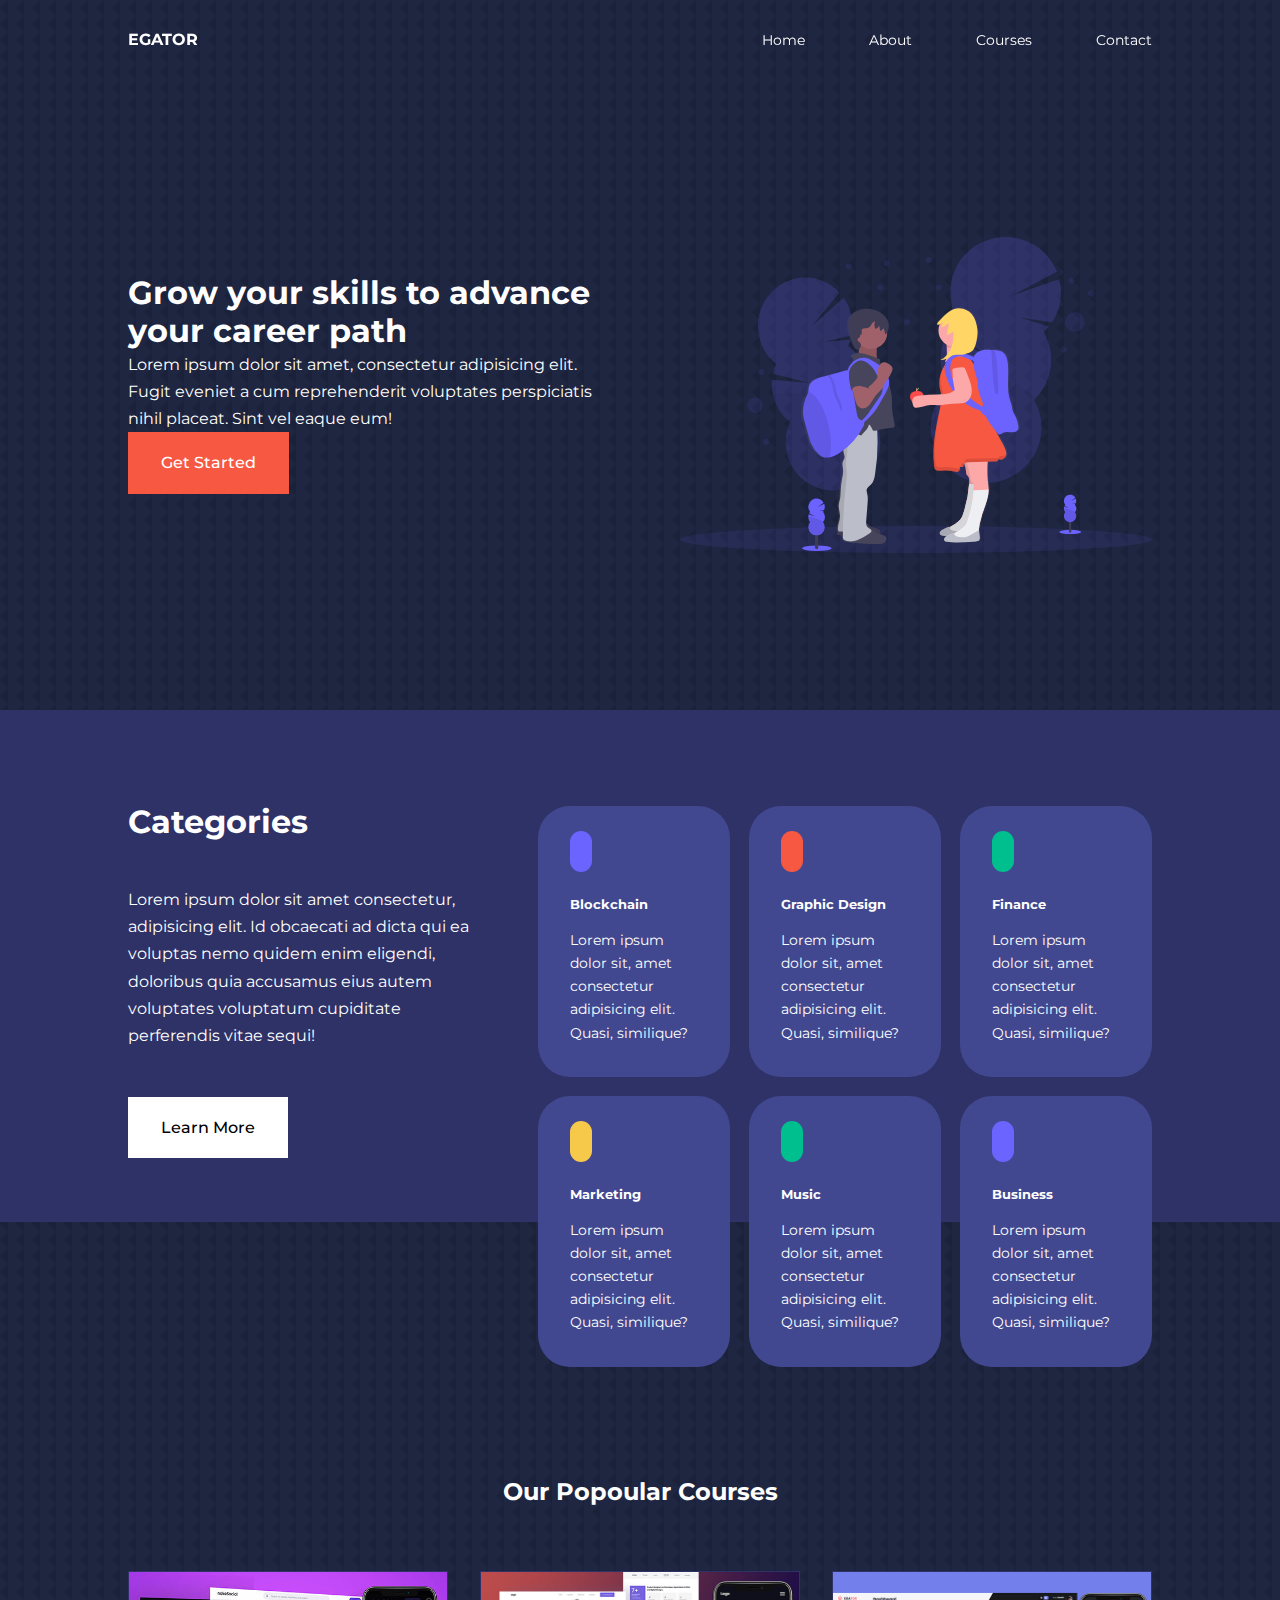
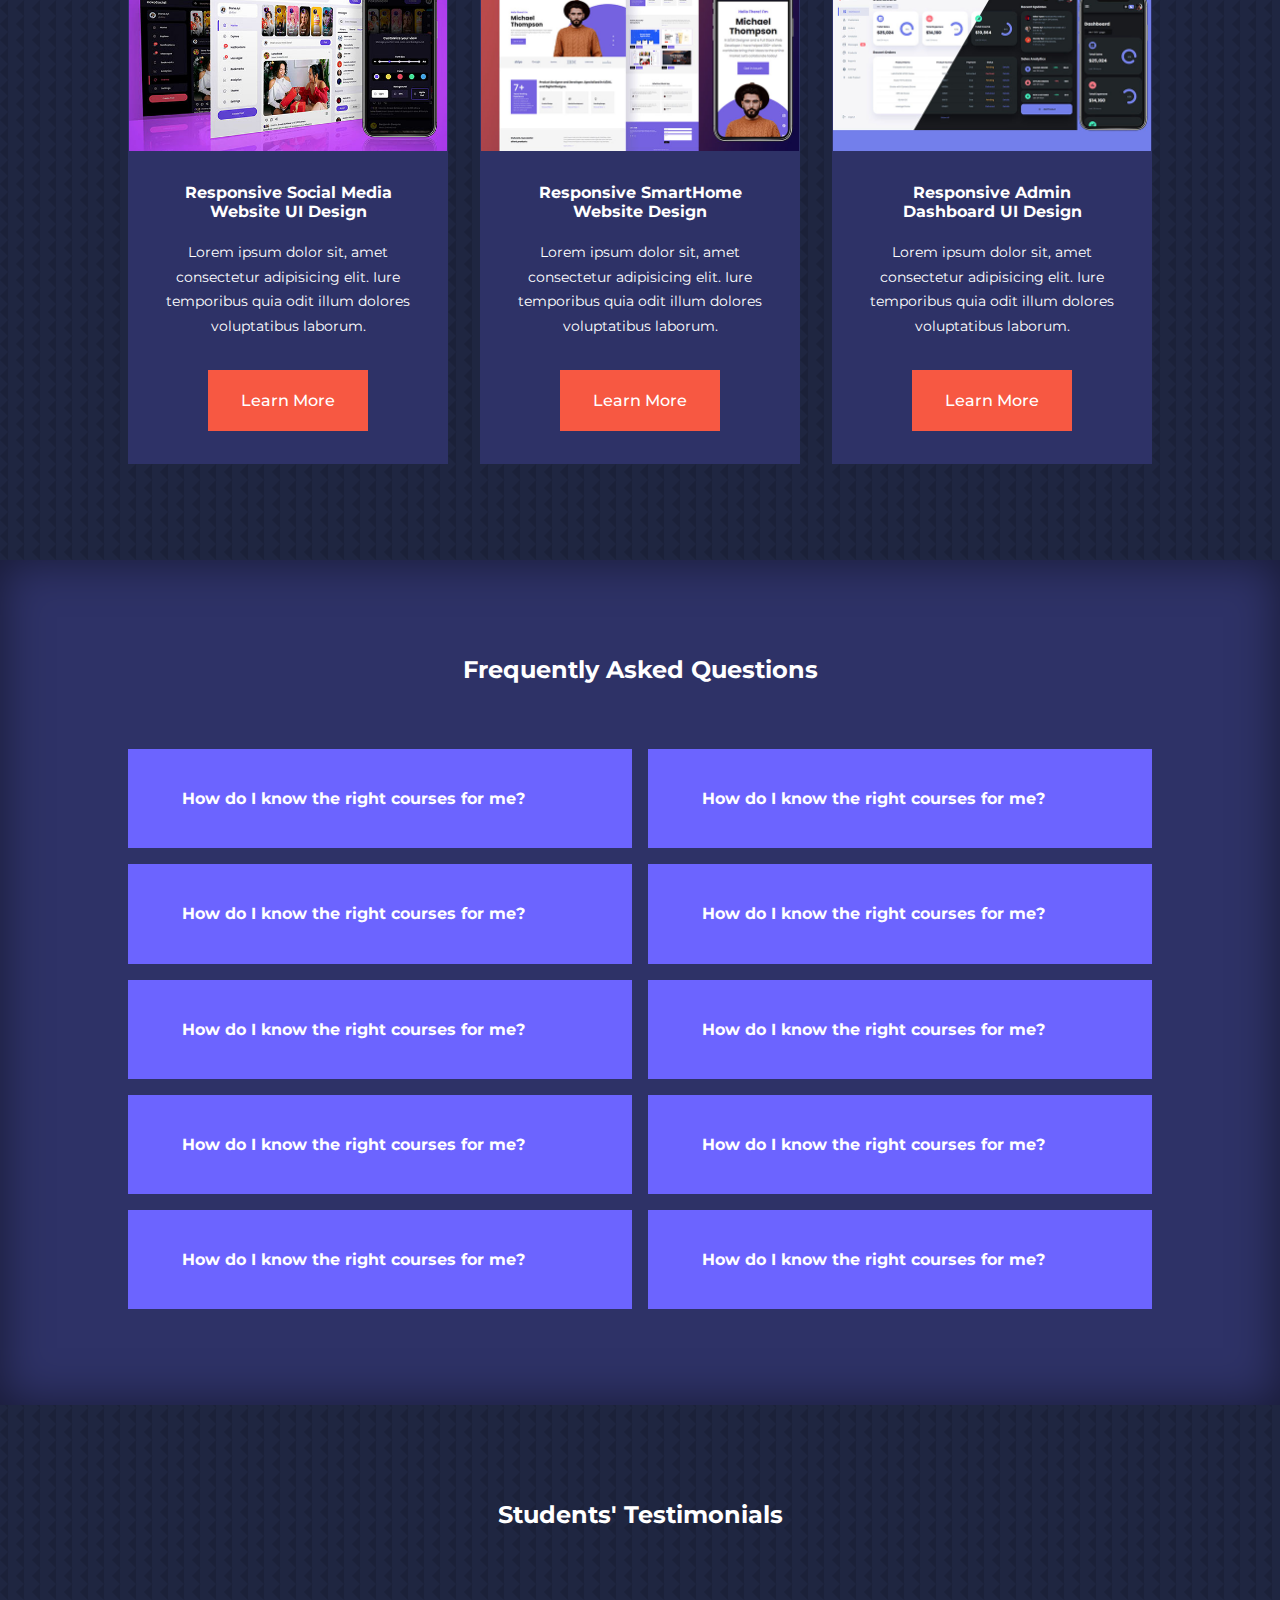
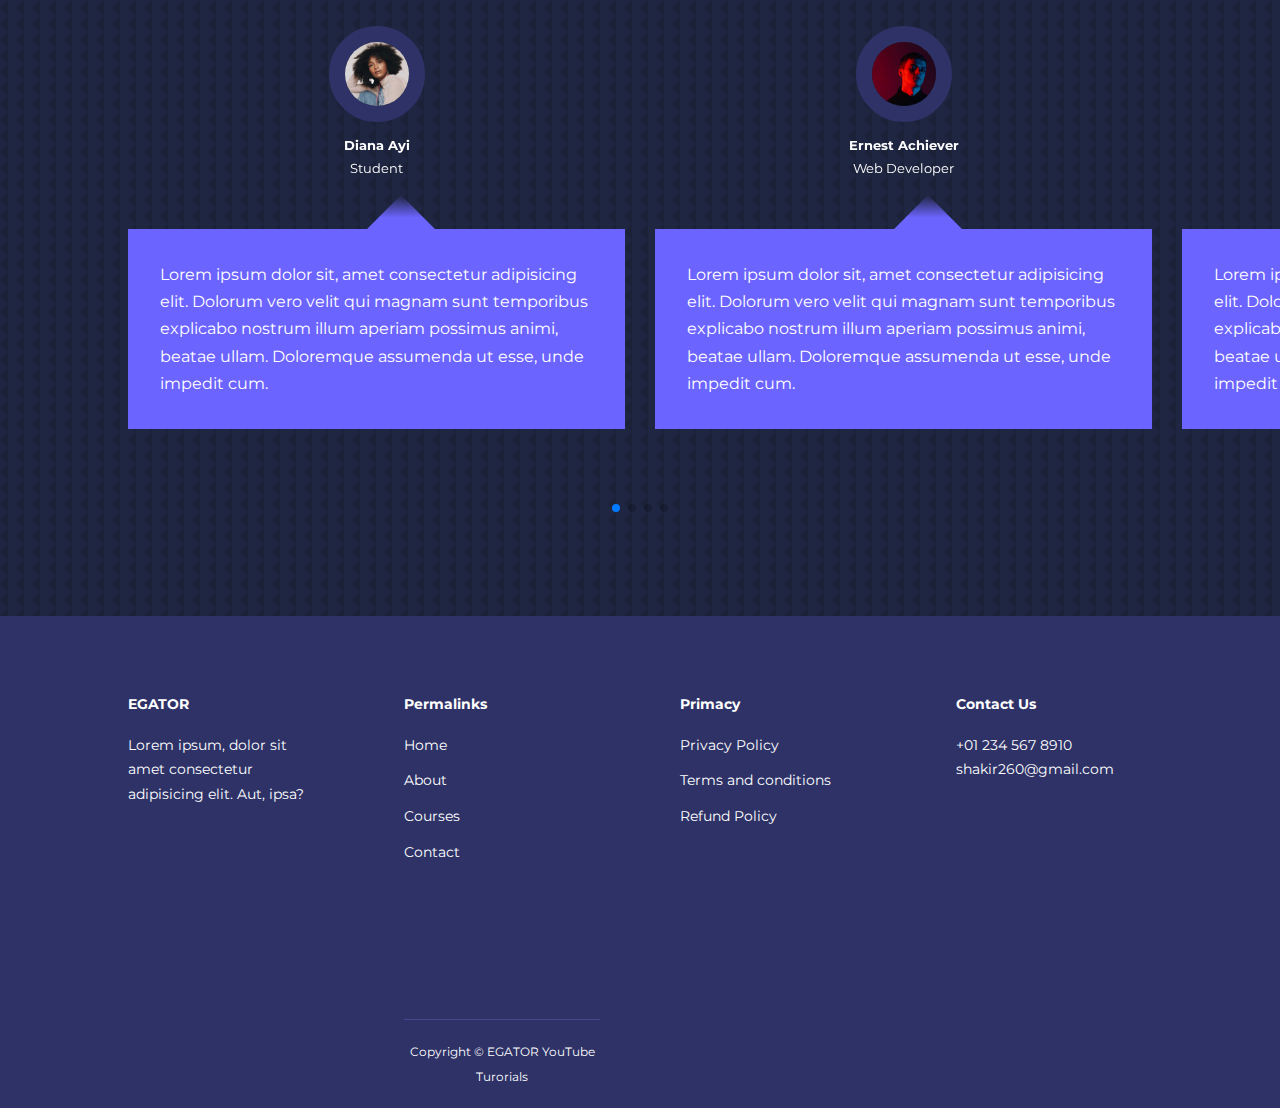
<file: index.html>
<!DOCTYPE html>
<html lang="en">
<head>
    <meta charset="UTF-8">
    <meta http-equiv="X-UA-Compatible" content="IE=edge">
    <meta name="viewport" content="width=device-width, initial-scale=1.0">
    <title>Responsive Multipage Education Website Using HTML,CSS & JavaScript </title>

    <!-- ICONSCOUT CDN -->
    <link rel="stylesheet" href="https://unicons.iconscout.com/release/v4.0.0/css/line.css">


    <!--GOOGLE FONTS (MONTESERRAT)-->
    <link rel="preconnect" href="https://fonts.googleapis.com">
    <link rel="preconnect" href="https://fonts.gstatic.com" crossorigin>
    <link href="https://fonts.googleapis.com/css2?family=Montserrat:wght@300;400;500;600;700;800;900&display=swap" rel="stylesheet">


    <!--SWIPER JS-->
<link
rel="stylesheet"
href="https://cdn.jsdelivr.net/npm/swiper/swiper-bundle.min.css"
/>


    <link rel="stylesheet" href="./css/style.css">
    <style>
        body{
            background-image: url("./images/bg-texture.png");
        }
    </style>
</head>
<body>
    <nav>
        <div class="container nav__container">
            <a href="index.html"><h4>EGATOR</h4></a>
            <ul class="nav__menu">
                <li><a href="index.html">Home</a></li>
                <li><a href="about.html">About</a></li>
                <li><a href="courses.html">Courses</a></li>
                <li><a href="contact.html">Contact</a></li>
            </ul>
            <button id="open-menu-btn"><i class="uil uil-bars"></i></button>
            <button id="close-menu-btn"><i class="uil uil-multiply"></i></button>


        </div>
    </nav>
    

<!--==========================END OF NAVBAR=================-->







<header>
    <div class="container header__container">
        <div class="header__left">
            <h1>Grow your skills to advance your career path</h1>
            <p>
                Lorem ipsum dolor sit amet, consectetur adipisicing elit. Fugit eveniet a cum reprehenderit voluptates perspiciatis nihil placeat. Sint vel eaque eum!
            </p>


            <a href="courses.html" class="btn btn-primary">Get Started</a>
        </div>

        <div class="header__right">
            <div class="header__right-image">
                <img src="./images/header.svg" >
            </div>
        </div>
    </div>


</header>
<!--==========END OF HEADER==========-->

<section class="categories">
    <div class="container categories__container">
        <div class="categories__left">
            <h1>Categories</h1>
            <p>
                Lorem ipsum dolor sit amet consectetur, adipisicing elit. Id obcaecati ad dicta qui ea voluptas nemo quidem enim eligendi, doloribus quia accusamus eius autem voluptates voluptatum cupiditate perferendis vitae sequi!
            </p>
            <a href="#" class="btn">Learn More</a>
        </div>

        <div class="categories__right">
            <article class="category">
                <span class="category__icon"><i class="uil uil-bitcoin-circle"></i></span>
                <h5>Blockchain</h5>
                <p>Lorem ipsum dolor sit, amet consectetur adipisicing elit. Quasi, similique?</p>
            </article>

            <article class="category">
                <span class="category__icon"><i class="uil uil-palette"></i></span>
                <h5>Graphic Design</h5>
                <p>Lorem ipsum dolor sit, amet consectetur adipisicing elit. Quasi, similique?</p>
            </article>

            <article class="category">
                <span class="category__icon"><i class="uil uil-usd-circle"></i></span>
                <h5>Finance</h5>
                <p>Lorem ipsum dolor sit, amet consectetur adipisicing elit. Quasi, similique?</p>
            </article>

            <article class="category">
                <span class="category__icon"><i class="uil uil-megaphone"></i></span>
                <h5>Marketing</h5>
                <p>Lorem ipsum dolor sit, amet consectetur adipisicing elit. Quasi, similique?</p>
            </article>

            <article class="category">
                <span class="category__icon"><i class="uil uil-music"></i></span>
                <h5>Music</h5>
                <p>Lorem ipsum dolor sit, amet consectetur adipisicing elit. Quasi, similique?</p>
            </article>

            <article class="category">
                <span class="category__icon"><i class="uil uil-puzzle-piece"></i></span>
                <h5>Business</h5>
                <p>Lorem ipsum dolor sit, amet consectetur adipisicing elit. Quasi, similique?</p>
            </article>
        </div>
    </div>
</section>
<!--==================END OF CATEGORIES=================-->






<section class="courses">
    <h2>Our Popoular Courses</h2>
     <div class="container courses__container">
        <article class="course">
            <div class="course__image">
                <img src="./images/course1.jpg">
            </div>

            <div class="course__info">
                <h4>Responsive Social Media Website UI Design</h4>
            <p>
                Lorem ipsum dolor sit, amet consectetur adipisicing elit. Iure temporibus quia odit illum dolores voluptatibus laborum.
            </p>
                 <a href="course.html" class="btn btn-primary">Learn More</a>
            </div>
        </article>

        <article class="course">
            <div class="course__image">
                <img src="./images/course2.jpg">
            </div>

            <div class="course__info">
                <h4>Responsive SmartHome Website Design</h4>
            <p>
                Lorem ipsum dolor sit, amet consectetur adipisicing elit. Iure temporibus quia odit illum dolores voluptatibus laborum.
            </p>

            <a href="course.html" class="btn btn-primary">Learn More</a>
            </div>
            
        </article>

        <article class="course">
            <div class="course__image">
                <img src="./images/course3.jpg">
            </div>
        <div class="course__info">
            <h4>Responsive Admin Dashboard UI Design</h4>
            <p>
                Lorem ipsum dolor sit, amet consectetur adipisicing elit. Iure temporibus quia odit illum dolores voluptatibus laborum.
            </p>

            <a href="course.html" class="btn btn-primary">Learn More</a>
            </div>
        </article>
    </div>

</section>
<!--==================END OF COURSES=================-->



<section class="faqs">
    <h2>Frequently Asked Questions</h2>
    <div class="container faqs__container">
        <article class="faq">
            <div class="faq__icon"><i class="uil uil-plus"></i></div>
            <div class="question__answer">
                <h4>How do I know the right courses for me?</h4>
                <p>
                    Lorem ipsum dolor sit amet consectetur adipisicing elit. Rem repellat non quasi vitae suscipit laudantium ipsam, autem ut architecto placeat, repudiandae consectetur temporibus quaerat blanditiis ratione dignissimos aperiam. Quis, alias.
                </p>
            </div>
        </article>

        <article class="faq">
            <div class="faq__icon"><i class="uil uil-plus"></i></div>
            <div class="question__answer">
                <h4>How do I know the right courses for me?</h4>
                <p>
                    Lorem ipsum dolor sit amet consectetur adipisicing elit. Rem repellat non quasi vitae suscipit laudantium ipsam, autem ut architecto placeat, repudiandae consectetur temporibus quaerat blanditiis ratione dignissimos aperiam. Quis, alias.
                </p>
            </div>
        </article>

        <article class="faq">
            <div class="faq__icon"><i class="uil uil-plus"></i></div>
            <div class="question__answer">
                <h4>How do I know the right courses for me?</h4>
                <p>
                    Lorem ipsum dolor sit amet consectetur adipisicing elit. Rem repellat non quasi vitae suscipit laudantium ipsam, autem ut architecto placeat, repudiandae consectetur temporibus quaerat blanditiis ratione dignissimos aperiam. Quis, alias.
                </p>
            </div>
        </article>

        <article class="faq">
            <div class="faq__icon"><i class="uil uil-plus"></i></div>
            <div class="question__answer">
                <h4>How do I know the right courses for me?</h4>
                <p>
                    Lorem ipsum dolor sit amet consectetur adipisicing elit. Rem repellat non quasi vitae suscipit laudantium ipsam, autem ut architecto placeat, repudiandae consectetur temporibus quaerat blanditiis ratione dignissimos aperiam. Quis, alias.
                </p>
            </div>
        </article>

        <article class="faq">
            <div class="faq__icon"><i class="uil uil-plus"></i></div>
            <div class="question__answer">
                <h4>How do I know the right courses for me?</h4>
                <p>
                    Lorem ipsum dolor sit amet consectetur adipisicing elit. Rem repellat non quasi vitae suscipit laudantium ipsam, autem ut architecto placeat, repudiandae consectetur temporibus quaerat blanditiis ratione dignissimos aperiam. Quis, alias.
                </p>
            </div>
        </article>

        <article class="faq">
            <div class="faq__icon"><i class="uil uil-plus"></i></div>
            <div class="question__answer">
                <h4>How do I know the right courses for me?</h4>
                <p>
                    Lorem ipsum dolor sit amet consectetur adipisicing elit. Rem repellat non quasi vitae suscipit laudantium ipsam, autem ut architecto placeat, repudiandae consectetur temporibus quaerat blanditiis ratione dignissimos aperiam. Quis, alias.
                </p>
            </div>
        </article>

        <article class="faq">
            <div class="faq__icon"><i class="uil uil-plus"></i></div>
            <div class="question__answer">
                <h4>How do I know the right courses for me?</h4>
                <p>
                    Lorem ipsum dolor sit amet consectetur adipisicing elit. Rem repellat non quasi vitae suscipit laudantium ipsam, autem ut architecto placeat, repudiandae consectetur temporibus quaerat blanditiis ratione dignissimos aperiam. Quis, alias.
                </p>
            </div>
        </article>


        <article class="faq">
            <div class="faq__icon"><i class="uil uil-plus"></i></div>
            <div class="question__answer">
                <h4>How do I know the right courses for me?</h4>
                <p>
                    Lorem ipsum dolor sit amet consectetur adipisicing elit. Rem repellat non quasi vitae suscipit laudantium ipsam, autem ut architecto placeat, repudiandae consectetur temporibus quaerat blanditiis ratione dignissimos aperiam. Quis, alias.
                </p>
            </div>
        </article>


        <article class="faq">
            <div class="faq__icon"><i class="uil uil-plus"></i></div>
            <div class="question__answer">
                <h4>How do I know the right courses for me?</h4>
                <p>
                    Lorem ipsum dolor sit amet consectetur adipisicing elit. Rem repellat non quasi vitae suscipit laudantium ipsam, autem ut architecto placeat, repudiandae consectetur temporibus quaerat blanditiis ratione dignissimos aperiam. Quis, alias.
                </p>
            </div>
        </article>


        <article class="faq">
            <div class="faq__icon"><i class="uil uil-plus"></i></div>
            <div class="question__answer">
                <h4>How do I know the right courses for me?</h4>
                <p>
                    Lorem ipsum dolor sit amet consectetur adipisicing elit. Rem repellat non quasi vitae suscipit laudantium ipsam, autem ut architecto placeat, repudiandae consectetur temporibus quaerat blanditiis ratione dignissimos aperiam. Quis, alias.
                </p>
            </div>
        </article>
    </div>


</section>

<!--==================END OF FAQ=================-->





<section class="container testimonials__container mySwiper">
    <h2>Students' Testimonials</h2>
    <div class="swiper-wrapper">
        <article class="testimonial swiper-slide">
            <div class="avatar">
                <img src="./images/avatar1.jpg" alt="">
            </div>
            <div class="testimonial__info">
                <h5>Diana Ayi</h5>
                <small>Student</small>
            </div>
            <div class="testimonial__body">
                <p>
                    Lorem ipsum dolor sit, amet consectetur adipisicing elit. Dolorum vero velit qui magnam sunt temporibus explicabo nostrum illum aperiam possimus animi, beatae ullam. Doloremque assumenda ut esse, unde impedit cum.
                </p>
            </div>
        </article>

        <article class="testimonial swiper-slide">
            <div class="avatar">
                <img src="./images/avatar2.jpg" alt="">
            </div>
            <div class="testimonial__info">
                <h5>Ernest Achiever</h5>
                <small>Web Developer</small>
            </div>
            <div class="testimonial__body">
                <p>
                    Lorem ipsum dolor sit, amet consectetur adipisicing elit. Dolorum vero velit qui magnam sunt temporibus explicabo nostrum illum aperiam possimus animi, beatae ullam. Doloremque assumenda ut esse, unde impedit cum.
                </p>
            </div>
        </article>

        <article class="testimonial swiper-slide">
            <div class="avatar">
                <img src="./images/avatar3.jpg" alt="">
            </div>
            <div class="testimonial__info">
                <h5>Edem Quist</h5>
                <small>Student</small>
            </div>
            <div class="testimonial__body">
                <p>
                    Lorem ipsum dolor sit, amet consectetur adipisicing elit. Dolorum vero velit qui magnam sunt temporibus explicabo nostrum illum aperiam possimus animi, beatae ullam. Doloremque assumenda ut esse, unde impedit cum.
                </p>
            </div>
        </article>

        <article class="testimonial swiper-slide">
            <div class="avatar">
                <img src="./images/avatar4.jpg" alt="">
            </div>
            <div class="testimonial__info">
                <h5>Hajia Bintu </h5>
                <small>Student</small>
            </div>
            <div class="testimonial__body">
                <p>
                    Lorem ipsum dolor sit, amet consectetur adipisicing elit. Dolorum vero velit qui magnam sunt temporibus explicabo nostrum illum aperiam possimus animi, beatae ullam. Doloremque assumenda ut esse, unde impedit cum.
                </p>
            </div>
        </article>


        <article class="testimonial swiper-slide">
            <div class="avatar">
                <img src="./images/avatar5.jpg" alt="">
            </div>
            <div class="testimonial__info">
                <h5>Jane Doe</h5>
                <small>Student</small>
            </div>
            <div class="testimonial__body">
                <p>
                    Lorem ipsum dolor sit, amet consectetur adipisicing elit. Dolorum vero velit qui magnam sunt temporibus explicabo nostrum illum aperiam possimus animi, beatae ullam. Doloremque assumenda ut esse, unde impedit cum.
                </p>
                
            </div>
            
        </article>
        
    </div>
    <div class="swiperr-pagination"></div>
</section>
<!--==================END OF TESTIMONIALS=================-->







<footer>
    <div class="container footer__container">
       <div class="footer__1">
        <a href="index.html" class="footer__logo"><h4>EGATOR</h4></a>
        <p>
            Lorem ipsum, dolor sit amet consectetur adipisicing elit. Aut, ipsa?
        </p>
       </div> 

<div class="footer__2">
    <h4>Permalinks</h4>
       <ul class="Permalinks">
        <li><a href="index.html">Home</a></li>
        <li><a href="about.html">About</a></li>
        <li><a href="courses.html">Courses</a></li>
        <li><a href="contact.html">Contact</a></li>
    </ul>
</div>


<div class="footer__3">
    <h4>Primacy</h4>
       <ul class="privacy">
        <li><a href="#">Privacy Policy</a></li>
        <li><a href="#">Terms and conditions</a></li>
        <li><a href="#">Refund Policy</a></li>
    </ul>
</div>

<div class="footer__4">
    <h4>Contact Us</h4>
    <div>
        <p>+01 234 567 8910</p>
        <p>shakir260@gmail.com</p>
    </div>
</div>



<ul class="footer__socials">
        <li><a href="#"><i class="uil uil-facebook-f"></i></a></li>
        <li><a href="#"><i class="uil uil-instagram-alt"></i></a></li>
        <li><a href="#"><i class="uil uil-twitter"></i></a></li>
        <li><a href="#"><i class="uil uil-linkedin-alt"></i></a></li>
       
    </ul>


    <div class="footer__copyright">
        <small>Copyright &copy; EGATOR YouTube Turorials
        </small>
    </div>

    </div>
</footer>


<!--==================END OF FOOTER=================-->























<script src="https://cdn.jsdelivr.net/npm/swiper@8/swiper-bundle.min.js"></script>
<script src="./main.js">
</script>

<script>
     var swiper = new Swiper(".mySwiper", {
        slidesPerView: 1,
        spaceBetween: 30,
        pagination: {
          el: ".swiperr-pagination",
          clickable: true,
          
        },

        //when window width is >= 600px
            breakpoints: {
                600: {
                    slidesPerView: 2,
                }
            }
      });
</script>

</body>
</html>
</file>
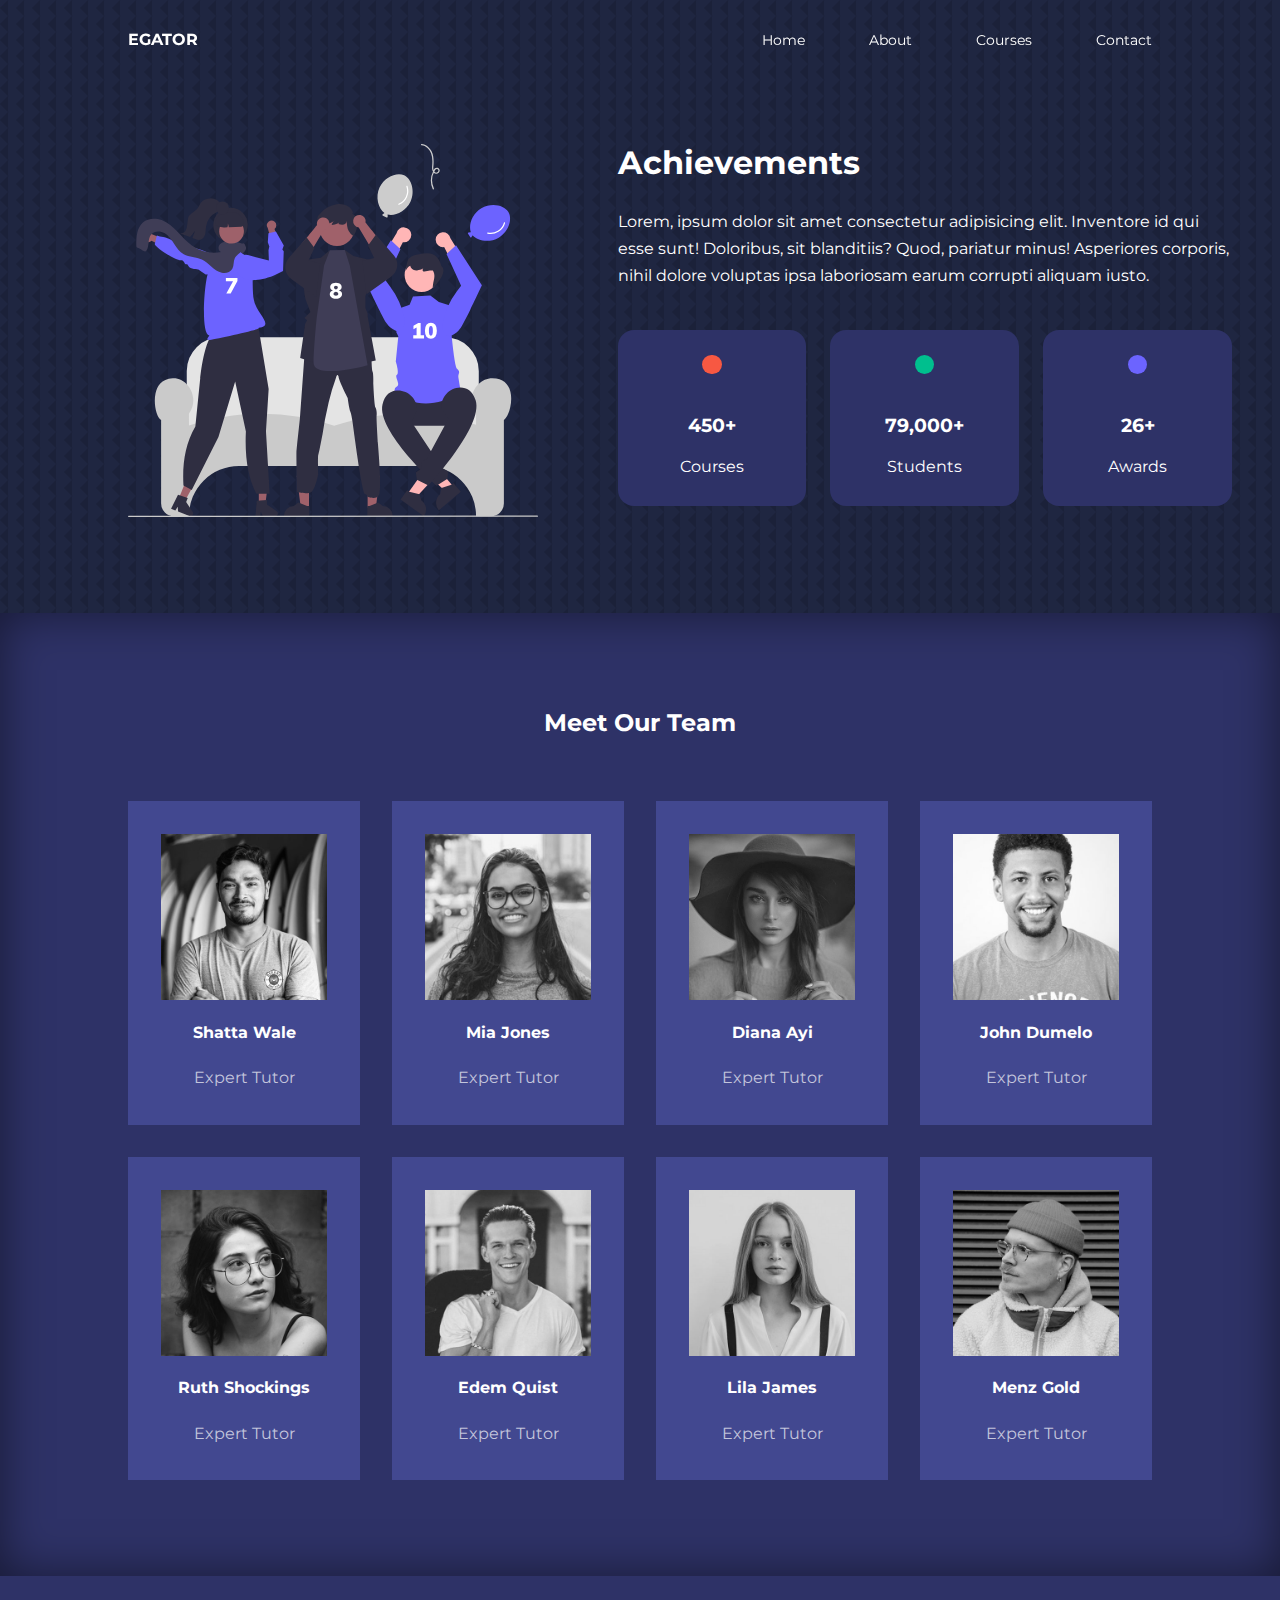
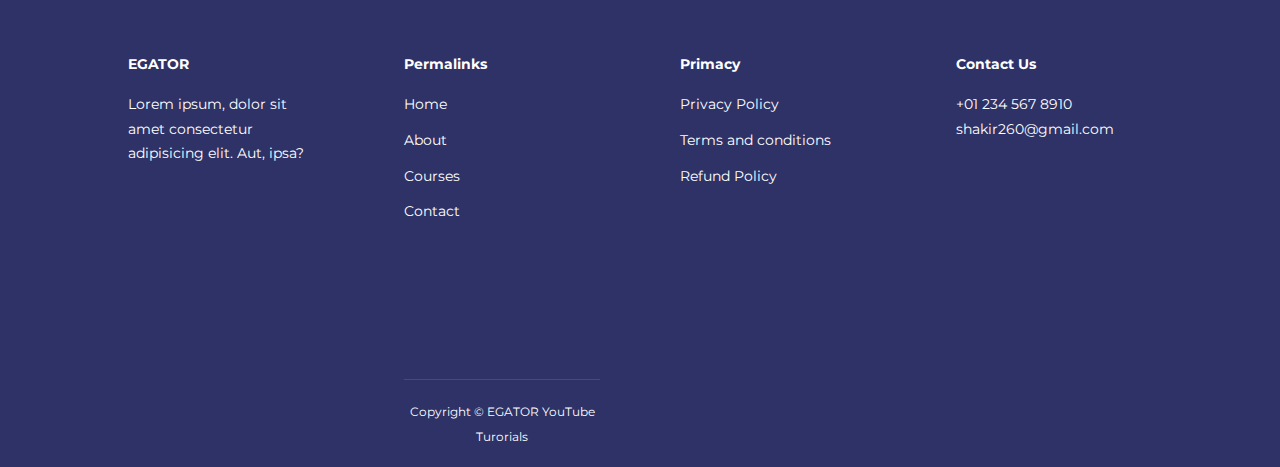
<file: about.html>
<!DOCTYPE html>
<html lang="en">
<head>
    <meta charset="UTF-8">
    <meta http-equiv="X-UA-Compatible" content="IE=edge">
    <meta name="viewport" content="width=device-width, initial-scale=1.0">
    <title>Responsive Multipage Education Website Using HTML,CSS & JavaScript </title>

    <!-- ICONSCOUT CDN -->
    <link rel="stylesheet" href="https://unicons.iconscout.com/release/v4.0.0/css/line.css">


    <!--GOOGLE FONTS (MONTESERRAT)-->
    <link rel="preconnect" href="https://fonts.googleapis.com">
    <link rel="preconnect" href="https://fonts.gstatic.com" crossorigin>
    <link href="https://fonts.googleapis.com/css2?family=Montserrat:wght@300;400;500;600;700;800;900&display=swap" rel="stylesheet">



    <link rel="stylesheet" href="./css/style.css">
    <link rel="stylesheet" href="./css/about.css">
    <style>
        body{
            background-image: url("./images/bg-texture.png");
        }
    </style>
</head>
<body>
    <nav>
        <div class="container nav__container">
            <a href="index.html"><h4>EGATOR</h4></a>
            <ul class="nav__menu">
                <li><a href="index.html">Home</a></li>
                <li><a href="about.html">About</a></li>
                <li><a href="courses.html">Courses</a></li>
                <li><a href="contact.html">Contact</a></li>
            </ul>
            <button id="open-menu-btn"><i class="uil uil-bars"></i></button>
            <button id="close-menu-btn"><i class="uil uil-multiply"></i></button>


        </div>
    </nav>

<!--==========================END OF NAVBAR=================-->




<section class="about__achievements">
    <div class="container about__achievements-container">
        <div class="about__achievements-left">
            <img src="./images/about achievements.svg">
        </div>


        <div class="about__achievements-right">
            <h1>Achievements</h1>
            <p>
                Lorem, ipsum dolor sit amet consectetur adipisicing elit. Inventore id qui esse sunt! Doloribus, sit blanditiis? Quod, pariatur minus! Asperiores corporis, nihil dolore voluptas ipsa laboriosam earum corrupti aliquam iusto.
            </p>
            <div class="achievements__cards">
                <article class="achievement__card">
                    <span class="achievement__icon">
                        <i class="uil uil-video"></i>
                    </span>
                    <h3>450+</h3>
                    <p>Courses</p>
                </article>



                <article class="achievement__card">
                    <span class="achievement__icon">
                        <i class="uil uil-users-alt"></i>
                    </span>
                    <h3>79,000+</h3>
                    <p>Students</p>
                </article>


                <article class="achievement__card">
                    <span class="achievement__icon">
                        <i class="uil uil-trophy"></i>
                    </span>
                    <h3>26+</h3>
                    <p>Awards</p>
                </article>
            </div>
        </div>
    </div>
</section>




<!--==========================END OF ACHIEVEMENTS=================-->






<section class="team">
    <h2>Meet Our Team</h2>
    <div class="container team__container">
        <article class="team__member">
            <div class="team__member-image">
                <img src="./images/tm1.jpg">
            </div>
            <div class="team__member-info">
                <h4>Shatta Wale</h4>
                <p>Expert Tutor</p>
            </div>
            <div class="team__member-socials">
                <a href="https://instagram.com"> <i class="uil uil-instagram"></i> </a>
                <a href="https://twitter.com"> <i class="uil uil-twitter-alt"></i> </a>
                <a href="https://linkedin.com"> <i class="uil uil-linkedin-alt"></i> </a>
            </div>
        </article>

        <article class="team__member">
            <div class="team__member-image">
                <img src="./images/tm2.jpg">
            </div>
            <div class="team__member-info">
                <h4>Mia Jones</h4>
                <p>Expert Tutor</p>
            </div>
            <div class="team__member-socials">
                <a href="https://instagram.com"> <i class="uil uil-instagram"></i> </a>
                <a href="https://twitter.com"> <i class="uil uil-twitter-alt"></i> </a>
                <a href="https://linkedin.com"> <i class="uil uil-linkedin-alt"></i> </a>
            </div>
        </article>

        <article class="team__member">
            <div class="team__member-image">
                <img src="./images/tm3.jpg">
            </div>
            <div class="team__member-info">
                <h4>Diana Ayi</h4>
                <p>Expert Tutor</p>
            </div>
            <div class="team__member-socials">
                <a href="https://instagram.com"> <i class="uil uil-instagram"></i> </a>
                <a href="https://twitter.com"> <i class="uil uil-twitter-alt"></i> </a>
                <a href="https://linkedin.com"> <i class="uil uil-linkedin-alt"></i> </a>
            </div>
        </article>


        <article class="team__member">
            <div class="team__member-image">
                <img src="./images/tm4.jpg">
            </div>
            <div class="team__member-info">
                <h4>John Dumelo</h4>
                <p>Expert Tutor</p>
            </div>
            <div class="team__member-socials">
                <a href="https://instagram.com"> <i class="uil uil-instagram"></i> </a>
                <a href="https://twitter.com"> <i class="uil uil-twitter-alt"></i> </a>
                <a href="https://linkedin.com"> <i class="uil uil-linkedin-alt"></i> </a>
            </div>
        </article>


        <article class="team__member">
            <div class="team__member-image">
                <img src="./images/tm5.jpg">
            </div>
            <div class="team__member-info">
                <h4>Ruth Shockings</h4>
                <p>Expert Tutor</p>
            </div>
            <div class="team__member-socials">
                <a href="https://instagram.com"> <i class="uil uil-instagram"></i> </a>
                <a href="https://twitter.com"> <i class="uil uil-twitter-alt"></i> </a>
                <a href="https://linkedin.com"> <i class="uil uil-linkedin-alt"></i> </a>
            </div>
        </article>


        <article class="team__member">
            <div class="team__member-image">
                <img src="./images/tm6.jpg">
            </div>
            <div class="team__member-info">
                <h4>Edem Quist</h4>
                <p>Expert Tutor</p>
            </div>
            <div class="team__member-socials">
                <a href="https://instagram.com"> <i class="uil uil-instagram"></i> </a>
                <a href="https://twitter.com"> <i class="uil uil-twitter-alt"></i> </a>
                <a href="https://linkedin.com"> <i class="uil uil-linkedin-alt"></i> </a>
            </div>
        </article>


        <article class="team__member">
            <div class="team__member-image">
                <img src="./images/tm7.jpg">
            </div>
            <div class="team__member-info">
                <h4>Lila James</h4>
                <p>Expert Tutor</p>
            </div>
            <div class="team__member-socials">
                <a href="https://instagram.com"> <i class="uil uil-instagram"></i> </a>
                <a href="https://twitter.com"> <i class="uil uil-twitter-alt"></i> </a>
                <a href="https://linkedin.com"> <i class="uil uil-linkedin-alt"></i> </a>
            </div>
        </article>


        <article class="team__member">
            <div class="team__member-image">
                <img src="./images/tm8.jpg">
            </div>
            <div class="team__member-info">
                <h4>Menz Gold</h4>
                <p>Expert Tutor</p>
            </div>
            <div class="team__member-socials">
                <a href="https://instagram.com"> <i class="uil uil-instagram"></i> </a>
                <a href="https://twitter.com"> <i class="uil uil-twitter-alt"></i> </a>
                <a href="https://linkedin.com"> <i class="uil uil-linkedin-alt"></i> </a>
            </div>
        </article>
    </div>
</section>

<!--==========================END OF TEAM=================-->















<footer>
    <div class="container footer__container">
       <div class="footer__1">
        <a href="index.html" class="footer__logo"><h4>EGATOR</h4></a>
        <p>
            Lorem ipsum, dolor sit amet consectetur adipisicing elit. Aut, ipsa?
        </p>
       </div> 

<div class="footer__2">
    <h4>Permalinks</h4>
       <ul class="Permalinks">
        <li><a href="index.html">Home</a></li>
        <li><a href="about.html">About</a></li>
        <li><a href="courses.html">Courses</a></li>
        <li><a href="contact.html">Contact</a></li>
    </ul>
</div>


<div class="footer__3">
    <h4>Primacy</h4>
       <ul class="privacy">
        <li><a href="#">Privacy Policy</a></li>
        <li><a href="#">Terms and conditions</a></li>
        <li><a href="#">Refund Policy</a></li>
    </ul>
</div>

<div class="footer__4">
    <h4>Contact Us</h4>
    <div>
        <p>+01 234 567 8910</p>
        <p>shakir260@gmail.com</p>
    </div>
</div>



<ul class="footer__socials">
        <li><a href="#"><i class="uil uil-facebook-f"></i></a></li>
        <li><a href="#"><i class="uil uil-instagram-alt"></i></a></li>
        <li><a href="#"><i class="uil uil-twitter"></i></a></li>
        <li><a href="#"><i class="uil uil-linkedin-alt"></i></a></li>
       
    </ul>


    <div class="footer__copyright">
        <small>Copyright &copy; EGATOR YouTube Turorials
        </small>
    </div>

    </div>
</footer>


<!--==================END OF FOOTER=================-->


<script src="./main.js">
</script>
</body>
</html>
</file>
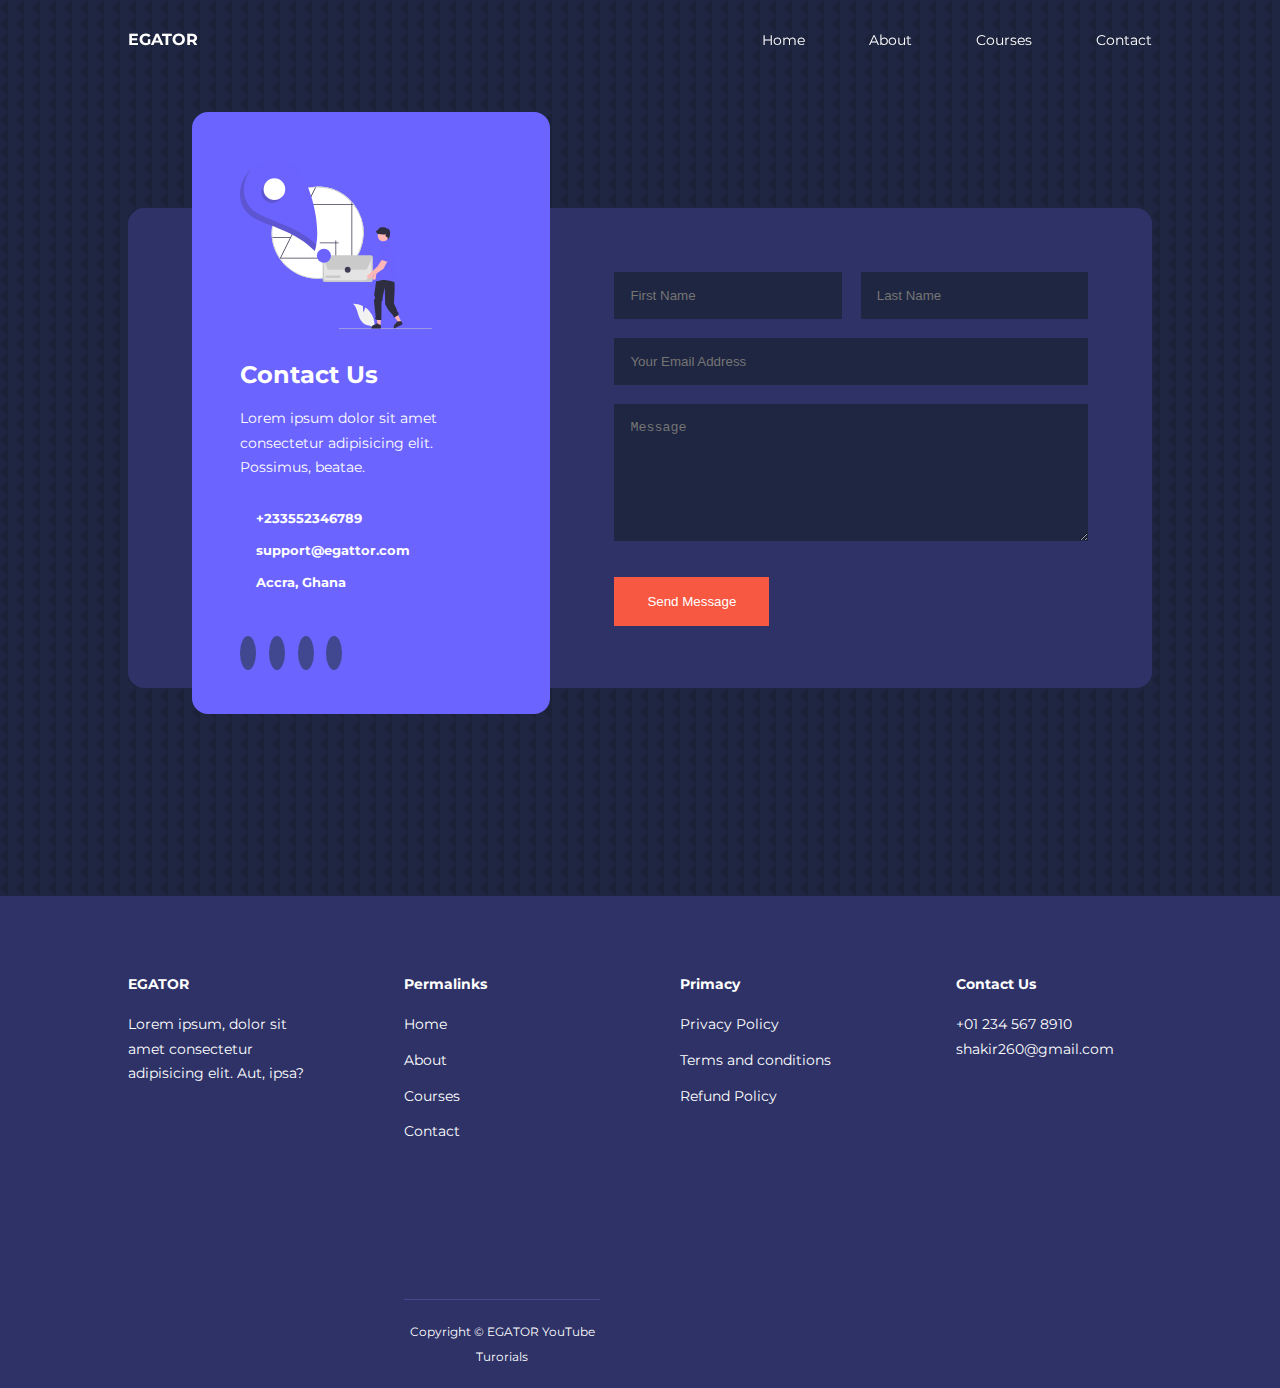
<file: contact.html>
<!DOCTYPE html>
<html lang="en">
<head>
    <meta charset="UTF-8">
    <meta http-equiv="X-UA-Compatible" content="IE=edge">
    <meta name="viewport" content="width=device-width, initial-scale=1.0">
    <title>Responsive Multipage Education Website Using HTML,CSS & JavaScript </title>

    <!-- ICONSCOUT CDN -->
    <link rel="stylesheet" href="https://unicons.iconscout.com/release/v4.0.0/css/line.css">


    <!--GOOGLE FONTS (MONTESERRAT)-->
    <link rel="preconnect" href="https://fonts.googleapis.com">
    <link rel="preconnect" href="https://fonts.gstatic.com" crossorigin>
    <link href="https://fonts.googleapis.com/css2?family=Montserrat:wght@300;400;500;600;700;800;900&display=swap" rel="stylesheet">



    <link rel="stylesheet" href="./css/style.css">
    <link rel="stylesheet" href="./css/contact.css">
    <style>
        body{
            background-image: url("./images/bg-texture.png");
        }
    </style>
</head>
<body>
    <nav>
        <div class="container nav__container">
            <a href="index.html"><h4>EGATOR</h4></a>
            <ul class="nav__menu">
                <li><a href="index.html">Home</a></li>
                <li><a href="about.html">About</a></li>
                <li><a href="courses.html">Courses</a></li>
                <li><a href="contact.html">Contact</a></li>
            </ul>
            <button id="open-menu-btn"><i class="uil uil-bars"></i></button>
            <button id="close-menu-btn"><i class="uil uil-multiply"></i></button>


        </div>
    </nav>

<!--==========================END OF NAVBAR=================-->






<section class="contact">
    <div class="container contact__container">
        <aside class="contact__aside">
            <div class="aside__image">
                <img src="./images/contact.svg">
            </div>
            <h2>Contact Us</h2>
            <p>
                Lorem ipsum dolor sit amet consectetur adipisicing elit. Possimus, beatae.
            </p>
            <ul class="contact__details">
                <li>
                    <i class="uil uil-phone-times"></i>
                    <h5>+233552346789</h5>
                </li>
                <li>
                    <i class="uil uil-envelope"></i>
                    <h5>support@egattor.com</h5>
                </li>
                <li>
                    <i class="uil uil-location-point"></i>
                    <h5>Accra, Ghana</h5>
                </li>
            </ul>


            <ul class="contact__socials">
                <li><a href="#"><i class="uil uil-facebook-f"></i></a></li>
                <li><a href="#"><i class="uil uil-instagram-alt"></i></a></li>
                <li><a href="#"><i class="uil uil-twitter"></i></a></li>
                <li><a href="#"><i class="uil uil-linkedin-alt"></i></a></li>
               
            </ul>
        </aside>



        <form action="https://formspree.io/f/xayzyllw" method="Post" class="contact__form">
            <div class="form__name">
                <input type="text" name="First Name" placeholder="First Name" required>
                <input type="text" name="Last Name" placeholder="Last Name" required>
            </div>
            <input type="email" name="Email Address" placeholder="Your Email Address" required>
            <textarea name="Message" rows="7" placeholder="Message" required></textarea>
            <button type="submit" class="btn btn-primary">Send Message</button>

        </form>
    </div>
</section>























<footer>
    <div class="container footer__container">
       <div class="footer__1">
        <a href="index.html" class="footer__logo"><h4>EGATOR</h4></a>
        <p>
            Lorem ipsum, dolor sit amet consectetur adipisicing elit. Aut, ipsa?
        </p>
       </div> 

<div class="footer__2">
    <h4>Permalinks</h4>
       <ul class="Permalinks">
        <li><a href="index.html">Home</a></li>
        <li><a href="about.html">About</a></li>
        <li><a href="courses.html">Courses</a></li>
        <li><a href="contact.html">Contact</a></li>
    </ul>
</div>


<div class="footer__3">
    <h4>Primacy</h4>
       <ul class="privacy">
        <li><a href="#">Privacy Policy</a></li>
        <li><a href="#">Terms and conditions</a></li>
        <li><a href="#">Refund Policy</a></li>
    </ul>
</div>

<div class="footer__4">
    <h4>Contact Us</h4>
    <div>
        <p>+01 234 567 8910</p>
        <p>shakir260@gmail.com</p>
    </div>
</div>



<ul class="footer__socials">
        <li><a href="#"><i class="uil uil-facebook-f"></i></a></li>
        <li><a href="#"><i class="uil uil-instagram-alt"></i></a></li>
        <li><a href="#"><i class="uil uil-twitter"></i></a></li>
        <li><a href="#"><i class="uil uil-linkedin-alt"></i></a></li>
       
    </ul>


    <div class="footer__copyright">
        <small>Copyright &copy; EGATOR YouTube Turorials
        </small>
    </div>

    </div>
</footer>


<!--==================END OF FOOTER=================-->


<script src="./main.js">
</script>
</body>
</html>
</file>
<file: css/style.css>
*{
    margin: 0;
    padding: 0;
    border: 0;
    outline: 0;
    text-decoration: none;
    list-style: none;
    box-sizing: border-box;
}

:root{
    --color-primary:#6c64ff;
    --color-success:#00bf8e;
    --color-warning:#f7c94b;
    --color-danger:#f75842;
    --color-danger-variant:rgba(247,88,66,0.4);
    --color-white:#fff;
    --color-light:rgba(255,255,255,0.7);
    --color-black:#000;
    --color-bg:#1f2641;
    --color-bg1:#2e3267;
    --color-bg2:#424890;

    --container-width-lg: 80%;
    --container-width-md: 90%;
    --container-width-sm: 94%;

    --transition:all 400ms ease;
}

body{
    font-family: 'Montserrat', sans-serif;
    line-height: 1.7;
    color:var(--color-white);
    background: var(--color-bg);
}

.container{
    width: var( --container-width-lg);
    margin: 0 auto;
}

section{
    padding: 6rem 0;
}

section h2{
    text-align: center;
    margin-bottom: 4rem;
}

h1,h2,h3,h4,h5{
    line-height: 1.2;
}

h1{
    font-size: 2.4 rem;
}

h2{
    font-size: 2 rem;
}

h3{
    font-size: 1.6 rem;
}

h4{
    font-size: 1.3 rem;
}

a{
    color:var(--color-white)
}

img{
    width: 100%;
    display: block;
    object-fit: cover;
}

.btn{
    display: inline-block;
    background: var(--color-white);
    color:var(--color-black);
    padding: 1rem 2rem;
    border: 1px solid transparent;
    font-weight: 500;
    transition: var(--transition);
}

.btn:hover{
    background: transparent;
    color: var(--color-white);
    border-color: var(--color-white);
}

.btn-primary{
    background: var(--color-danger);
    color: var(--color-white);
}

/* ==========NAVBAR ===========*/
nav{
    background: transparent;
    width: 100vw;
    height: 5rem;
    position: fixed;
    top: 0;
    z-index: 11;
}


/* CHANGE NAVBAR STYLES ON SCROLL USING JAVASCRIPT*/
.window-scroll {
    background: var(--color-primary);
    box-shadow: 0 1rem 2rem rgba(0, 0, 0, 0.2);
}


.nav__container{
    height: 100%;
    display: flex;
    justify-content: space-between;
    align-items: center;

}

nav button{
    display: none;
}

.nav__menu{
    display: flex;
    align-items: center;
    gap: 4rem;
}

.nav__menu a{
    font-size: 0.9rem;
    transition: var(--transition);
}

.nav__menu a:hover{
    color: var(--color-bg2);
}

/* ==========HEADER===========*/
header{
    position: relative;
    top: 5rem;
    overflow: hidden;
    height: 70vh;
    margin-bottom: 5rem;
}

.header__container{
    display: grid;
    grid-template-columns: 1fr 1fr;
    align-items: center;
    gap: 5rem;
    height: 100%;
}

.header__left{
    margin: 1rem 0 2.4rem;
}

/* ==========CATEGORIES===========*/
.categories{
    background: var(--color-bg1);
    height: 32rem;
}

.categories h1{
    line-height: 1;
    margin-bottom: 3rem;
}

.categories__container{
    display: grid;
    grid-template-columns: 40% 60%;
    
}


.categories__left{
    margin-right: 4rem;
}

.categories__left p{
    margin: 1rem 0 3rem;
}

.categories__right{
    display: grid;
    grid-template-columns: repeat(3, 1fr);
    gap: 1.2rem;
}

.category{
    background: var(--color-bg2);
    padding: 2rem;
    border-radius: 2rem;
    transition: var(--transition);
}

.category:hover{
    box-shadow: 0 3rem 3rem rgba(0, 0, 0, 0.3);
    z-index: 1;
}

.category:nth-child(2) .category__icon{
    background: var(--color-danger);
}

.category:nth-child(3) .category__icon{
    background: var(--color-success);
}

.category:nth-child(4) .category__icon{
    background: var(--color-warning);
}

.category:nth-child(5) .category__icon{
    background: var(--color-success);
}



.category__icon{
    background: var(--color-primary);
    padding: 0.7rem;
    border-radius: 0.9rem;
}

.category h5{
    margin: 2rem 0 1rem;
}

.category p{
    font-size: 0.85rem;
}



/* ==========COURSES===========*/

.courses{
    margin-top: 10rem;  
}

.courses__container{
    display: grid;
    grid-template-columns: repeat(3, 1fr);
    gap:2rem;
}

.course{
    background: var(--color-bg1);
    text-align: center;
    border: 1px solid transparent;
    transition: var(--transition);
}

.course:hover{
    background: transparent;
    border-color: var(--color-primary);
}

.course__info{
    padding: 2rem;
}

.course__info p{
    margin: 1.2rem 0 2rem;
    font-size: 0.9rem;
}


/* ==========FAQS===========*/


.faqs{
    background: var(--color-bg1);
    box-shadow: inset 0 0 3rem rgba(0, 0, 0, 0.5);
}

.faqs__container{
    display: grid;
    grid-template-columns: 1fr 1fr;
    gap: 1rem;
}

.faq{
    padding: 2rem;
    display: flex;
    align-items: center;
    gap: 1.4rem;
    height: fit-content;
    background: var(--color-primary);
    cursor: pointer;
}


.faq h4{
    font-size: 1rem;
    line-height: 2.2;
}

.faq__icon{
    align-self: flex-start;
    font-size: 1.2rem;
}

.faq p{
    margin-top: 0.8rem;
    display: none;
}

.faq.open p{
    display: block;
}


/* ==========TESTIMONIALS===========*/
.testimonial__container{
    overflow-x: hidden;
    position: relative;
    margin-bottom: 5rem;
}

.testimonial{
    padding-top: 2rem;
}

.avatar{
    width: 6rem;
    height: 6rem;
    border-radius: 50%;
    overflow: hidden;
    margin: 0 auto 1rem;
    border: 1rem solid var(--color-bg1);
}

.testimonial__info{
    text-align: center;
}

.testimonial__body{
    background: var(--color-primary);
    padding: 2rem;
    margin-top: 3rem;
    position: relative;
}

.testimonial__body::before{
    content: "";
    display: block;
    background: linear-gradient(135deg, transparent,  var(--color-primary), var(--color-primary), var(--color-primary));   
    width: 3rem;
    height: 3rem;
    position: absolute;
    left: 50%;
    top: -1.5rem;
    transform: rotate(45deg);
}

.swiperr-pagination{
    text-align: center;
    margin-top: 4rem;
}




/* ==================FOOTER==================*/
footer{
    background: var(--color-bg1);
    padding-top: 5rem;
    font-size: 0.9rem;
}

.footer__container{
    display: grid;
    grid-template-columns: repeat(4, 1fr);
    gap: 5rem;
}

.footer__container > div h4{
    margin-bottom: 1.2rem;
}


.footer__1 p{
    margin: 0 0 2rem;
}

footer ul li{
    margin-bottom: 0.7rem;
}

footer ul li a:hover{
    text-decoration: underline;
}


.footer__socials{
    display: flex;
    gap: 1rem;
    font-size: 1.2rem;
    margin-top: 2rem;
}

.footer__copyright{
    text-align: center;
    margin-top: 4rem;
    padding: 1.2rem 0;
    border-top: 1px solid var(--color-bg2);
}


/* ********************* MEDIA QUERIES (TABLETS) **********************8 */

@media screen and (max-width: 1024px){
   .container{
    width: var(--container-width-md);
   }


h1{
    font-size: 2.2rem;
}

h2{
    font-size: 1.7rem;
}

h3{
    font-size: 1.4rem;
}

h4{
    font-size: 1.2rem;
}




/* ******************NAVBAR********************** */
nav button{
    display: inline-block;
    background: transparent;
    font-size: 1.8rem;
    color: var(--color-white);
    cursor: pointer;
}


nav button#close-menu-btn{
    display: none;
}

.nav__menu{
    position: fixed;
    top: 5rem;
    right: 5%;
    height: fit-content;
    width: 18rem;
    flex-direction: column;
    gap:0;
    display: none;
}

.nav__menu li{
    width:100%;
    height: 5.8rem;
    animation: animateNavItems 400ms linear forwards;
    transform-origin: top right;
    opacity: 0;
    
}

.nav__menu li:nth-child(2){
    animation-delay: 200ms;
}

.nav__menu li:nth-child(3){
    animation-delay: 400ms;
}

.nav__menu li:nth-child(4){
    animation-delay: 600ms;
}


@keyframes animateNavItems{
    0%{
        transform: rotateZ(-90deg) rotateX(90deg) scale(0.1);
    }
    100%{
        transform: rotateZ(0) rotateX(0) scale(1);
        opacity: 1;
    }
    
}





.nav__menu li a{
    background: var(--color-primary);
    box-shadow: -4rem 6rem 10rem rgba(0, 0, 0, 0.6);
    width: 100%;
    height: 100%;
    display: grid;
    place-items: center;
}


.nav__menu li a:hover{
    background: var(--color-bg2);
    color: var(--color-white);
}


/* ******************HEADER********************** */
header{
    height:52vh;
    margin-bottom: 4rem;
}

.header__container{
    gap: 0;
    padding-bottom: 3rem;
}

/* ******************CATEGORIES********************** */
.categories{
    height: auto;
}

.categories__container{
    grid-template-columns: 1fr;
    gap: 3rem;
}

.categories__left{
    margin-right: 0;
}

/* ******************POPULAR COURSES********************** */
.courses{
    margin-top: 0;
}

.courses__container{
    grid-template-columns: 1fr 1fr;
}

/* ******************FAQS********************** */
.faqs__container{
    grid-template-columns: 1fr;
}

.faq{
    padding: 1.5rem;
}


/* ******************FOOTER********************** */
.footer__container{
    grid-template-columns: 1fr 1fr;
}
}


/* ===========================MEDIA QUERIES(PHONES)===========================*/
@media screen and (max-width: 600px){
   .container{
    width:var(--container-width-sm)
   }

/* =====================NAVBAR=================*/
.nav__menu{
    right: 3%;
}

/* =====================HEADER=================*/
header{
    height:100vh;
}

.header__container{
    grid-template-columns: 1fr;
    text-align: center;
    margin-top: 0;
}

.header__left p{
    margin-bottom: 1.3rem;
}

/* =====================CATEGORIES=================*/
.categories__right{
    grid-template-columns: 1fr 1fr;
    gap:0.7rem;
}

.category{
    padding: 1rem;
    border-radius: 1rem;
}

.category__icon{
    margin-top: 4px;
    display: inline-block;
}


/* ===================== POPULAR COURSES=================*/
.courses__container{
    grid-template-columns: 1fr;
}


/* =====================TESTIMONIALS=================*/
.testimonial__body{
    padding: 1.2rem;
}

/* =====================FOOTER=================*/
.footer__container{
    grid-template-columns: 1fr;
    text-align: center;
    gap: 2rem;
}

.footer__1 p{
    margin: 1rem auto;
}

.footer__socials{
    justify-content: center;
}
}
</file>
<file: css/about.css>
/* ******************************ACHIEVEMENTS************************** */
.about__achievements{
    margin-top: 3rem;
}

.about__achievements-container{
    display: grid;
    grid-template-columns: 40% 60%;
    gap: 5rem;
}

.about__achievements-right > p{
    margin: 1.6rem 0 2.5rem;
}

.achievements__cards{
    display: grid;
    grid-template-columns: repeat(3, 1fr);
    gap: 1.5rem;
}


.achievement__card{
    background: var(--color-bg1);
    padding: 1.6rem;
    border-radius: 1rem;
    text-align: center;
    transition: var(--transition);
}

.achievement__card:hover{
   background: var(--color-bg2); 
   box-shadow: 0 3rem 3rem rgba(0, 0, 0, 0.3);
}

.achievement__icon{
     background: var(--color-danger);
    padding: 0.6rem;
    border-radius: 1rem;
    display: inline-block;
    margin-bottom: 2rem;
    font-size: 2rem;
}


.achievement__card:nth-child(2) .achievement__icon{
    background: var(--color-success);
}

.achievement__card:nth-child(3) .achievement__icon{
    background: var(--color-primary);
}

.achievement__card p{
    margin-top: 1rem;
}

/* ******************************TEAM************************** */
.team{
    background: var(--color-bg1);
    box-shadow: inset 0 0 3rem rgba(0, 0, 0, 0.5);
}

.team__container{
    display: grid;
    grid-template-columns: repeat(4, 1fr);
    gap: 2rem;
}

.team__member{
    background: var(--color-bg2);
    padding: 2rem;
    border: 1px solid transparent; 
    border-radius: 1px solid transparent;
    transition: var(--transition);
    position: relative;
    overflow: hidden;
}

.team__member:hover{
    background: transparent;
    border-color: var(--color-primary);
}

.team__member-image img{
    filter: saturate(0);
}

.team__member:hover img{
    filter: saturate(1);
}


.team__member-info * {
    text-align: center;
    margin-top: 1.4rem;
}

.team__member-info p{
    color: var(--color-light);
}

.team__member-socials{
    position: absolute;
    top: 50%;
    transform: translateY(-50%);
    right: -100%;
    display: flex;
    flex-direction: column;
    background: var(--color-primary);
    border-radius: 1rem 0 0 1rem;
    box-shadow: -2rem 0 -2rem rgba(0, 0, 0, 0.3);
    transition: var(--transition);
}

.team__member-socials a{
    padding: 1rem;
}

.team__member:hover .team__member-socials{
    right: 0;
}


/* ****************************** MEDIA QUERIES(TABLES) ************************** */
@media screen and (max-width: 1024px) {
    .about__achievements{
        margin-top: 2rem;
    }

    .about__achievements-container{
        grid-template-columns: 1fr;
        gap: 4rem;
    }

    .about__achievements-left{
        width: 80%;
        margin: 0 auto;
    }

    .team__container{
        grid-template-columns: repeat(3, 1fr);
        gap: 1.5rem;
    }

    .team__member{
        padding: 1rem;
    }
}




/* ****************************** MEDIA QUERIES(MOBILE PHONES) ************************** */
@media screen and (max-width: 600px) {
    .achievements__cards{
        grid-template-columns: 1fr 1fr;
        gap: 0.7rem;
    }

    .team__container{
        grid-template-columns: 1fr 1fr;
        gap: 0.7rem;
    }

    .team__member{
        padding: 0;
    }

    .team__member p{
        margin-bottom: 1.5rem;
    }
}
</file>
<file: css/contact.css>
.contact__container{
    background: var(--color-bg1);
    padding: 4rem;
    display: grid;
    grid-template-columns: 40% 60%;
    gap: 4rem;
    height: 30rem;
    margin: 7rem auto;
    border-radius: 1rem;
}










/* ***************** ASIDE ***************** */
.contact__aside{
    background: var(--color-primary);
    padding: 3rem;
    border-radius: 1rem;
    position: relative;
    bottom: 10rem;
}


.aside__image{
    width: 12rem;
    margin-bottom: 2rem;
}

.contact__aside h2{
    text-align: left;
    margin-bottom: 1rem;
}

.contact__aside p{
    font-size: 0.9rem;
    margin-bottom: 2rem;
}

.contact__details li{
    display: flex;
    gap: 1rem;
    align-items: center;
    margin-bottom: 1rem;
}

.contact__socials{
    display: flex;
    gap: 0.8rem;
    margin-top: 3rem;
}

.contact__socials a{
    background: var(--color-bg2);
    padding: 0.5rem;
    border-radius: 50%;
    font-size: 0.9rem;
    transition: var(--transition);
}

.contact__socials a:hover{
    background: transparent;

}


/* ***************** FORM ***************** */
.contact__form{
    display: flex;
    flex-direction: column;
    gap: 1.2rem;
    margin-right: 4rem;
    
} 

.form__name{
    display: flex;
    gap: 1.2rem;
}

.contact__form input[type="text"]{
    width: 50%;
}

input, textarea{
    width: 100%;
    padding: 1rem;
    background: var(--color-bg);
    color: var(--color-white);
}

.contact__form .btn{
    width: max-content;
    margin-top: 1rem;
    cursor: pointer;
} 


/* ***************** MEDIA QUERIES(TABLETS) ***************** */
@media screen and (max-width: 1024px) {
    .contact{
        padding-bottom: 0;
    }



   .contact__container{
    gap: 1.5rem;
    margin-top: 3rem;
    height: auto;
    padding: 1.5rem;
   } 

   .contact__aside{
    width: auto;
    padding: 1.5rem;
    bottom: 0;
   }

   .contact__form{
    align-self: center;
    margin-right: 1.5rem;
   }
}



/* ***************** MEDIA QUERIES(MOBILE PHONES) ***************** */
@media screen and (max-width: 600px) {
 .contact__container{
    grid-template-columns: 1fr;
    gap: 3rem;
     margin-top: 0;
    padding: 0;
} 

.contact__form{
    margin:0 1.5rem 3rem;
}

.form__name{
    flex-direction: column;
}

.form__name input[type="text"]{
    width: 100%;
} 


}
</file>
